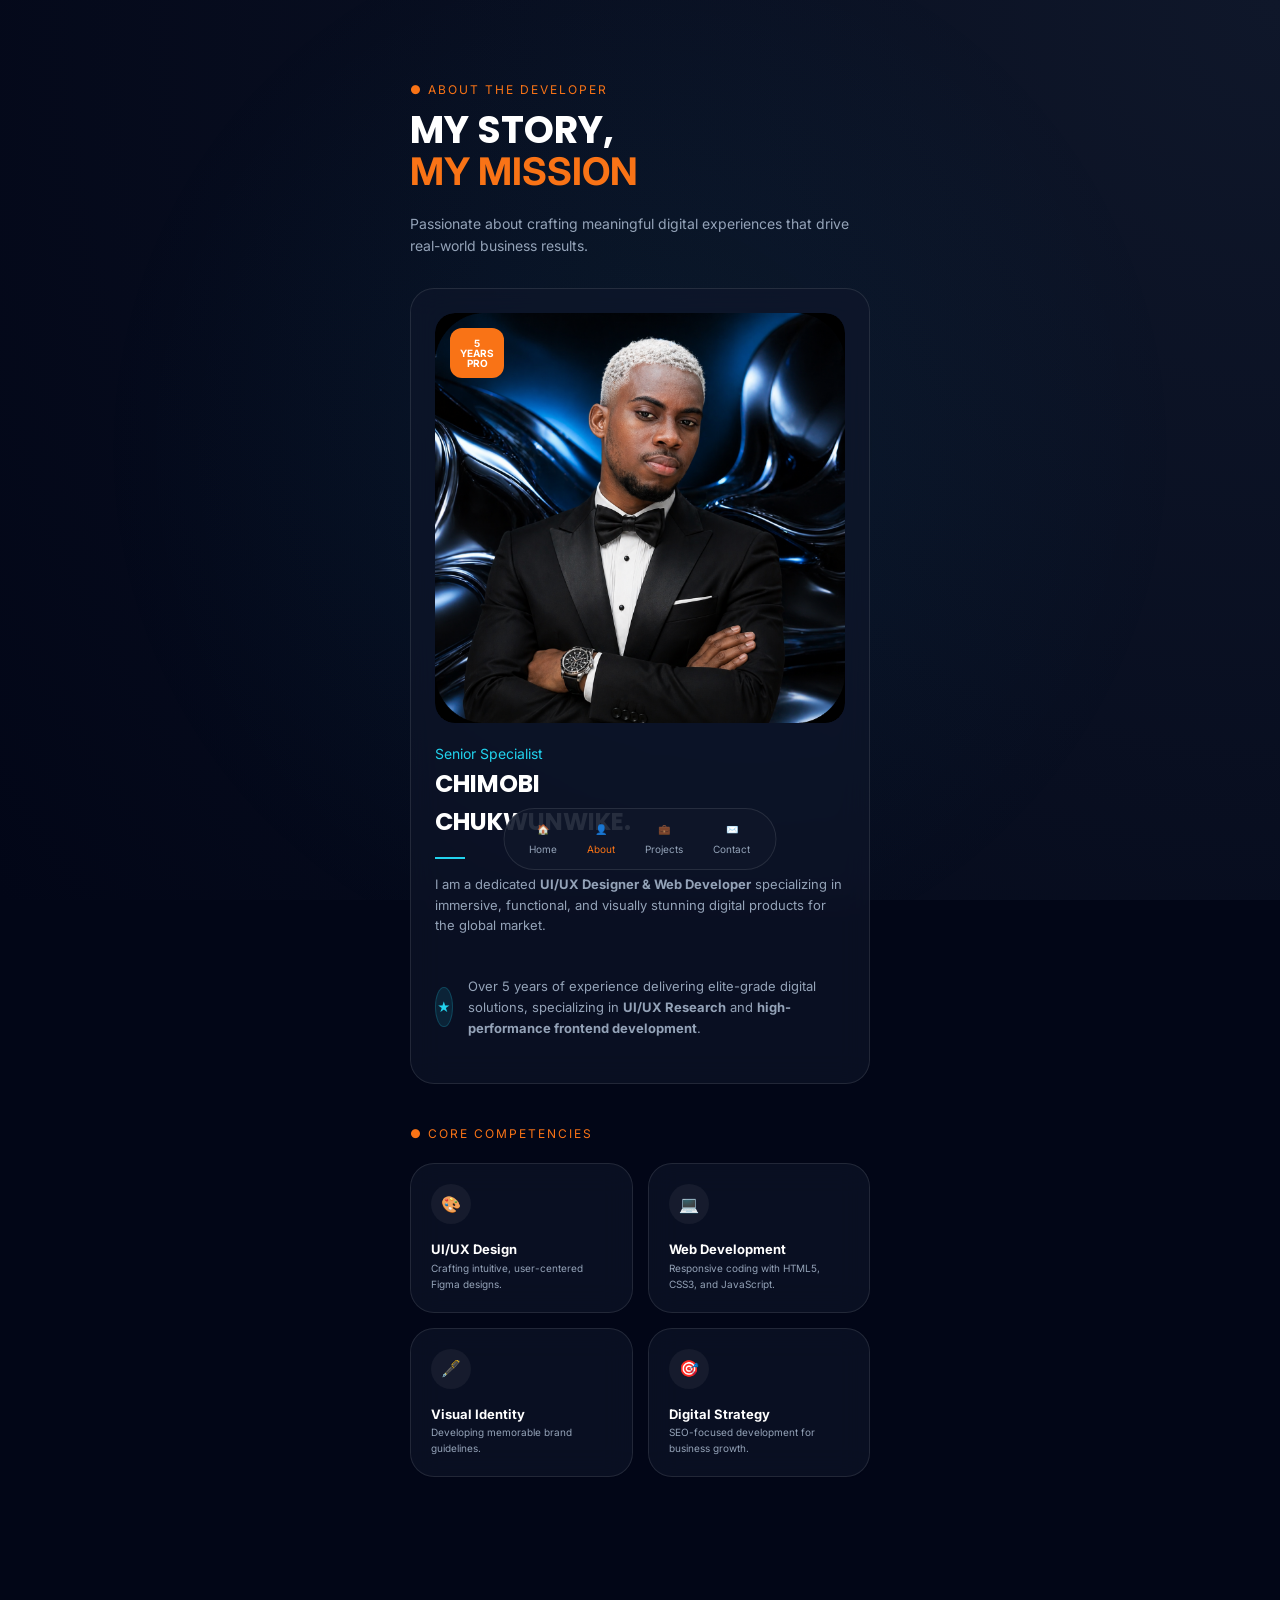
<file: about.html>
<!DOCTYPE html>
<html lang="en">
<head>
    <meta charset="UTF-8">
    <meta name="viewport" content="width=device-width, initial-scale=1.0">
    <title>About | Chimobi Chukwunwike - Experienced Digital Specialist</title>
    <meta name="description" content="Learn about Chimobi Chukwunwike's journey as a UI/UX designer and web developer. 5 years of professional experience in crafting elite digital products.">
    <link rel="stylesheet" href="style.css">
    <link href="https://fonts.googleapis.com/css2?family=Poppins:wght@700&family=Inter:wght@400;600&display=swap" rel="stylesheet">
</head>
<body>
    <div class="bg-glow" aria-hidden="true"></div>

    <main class="content-wrapper">
        <section aria-labelledby="about-title">
            <div class="section-label">● ABOUT THE DEVELOPER</div>
            <h2 id="about-title" class="section-title">MY STORY,<br><span class="accent">MY MISSION</span></h2>
            <p style="color: var(--text-gray); font-size: 14px; margin-bottom: 30px;">Passionate about crafting meaningful digital experiences that drive real-world business results.</p>

            <article class="glass bio-card">
                <div class="profile-container">
                    <div class="badge-float" aria-label="5 years of experience">5<br>YEARS<br>PRO</div>
                    <img src="me.png" alt="Chimobi Chukwunwike - Professional UI/UX Designer and Developer" class="profile-img">
                </div>
                <div class="bio-text">
                    <p style="color: var(--secondary-blue); font-size: 14px;">Senior Specialist</p>
                    <h3 style="font-size: 24px;">Chimobi <br>Chukwunwike.</h3>
                    <hr style="width: 30px; border: 1px solid var(--secondary-blue); margin: 15px 0;">
                    <p style="color: var(--text-gray); font-size: 13px;">I am a dedicated <strong>UI/UX Designer & Web Developer</strong> specializing in immersive, functional, and visually stunning digital products for the global market.</p>
                </div>
                
                <div class="experience-bar">
                    <div class="star-icon" aria-hidden="true">★</div>
                    <p>Over 5 years of experience delivering elite-grade digital solutions, specializing in <strong>UI/UX Research</strong> and <strong>high-performance frontend development</strong>.</p>
                </div>
            </article>
        </section>

        <section aria-labelledby="skills-title" style="margin-top: 40px;">
            <div id="skills-title" class="section-label">● CORE COMPETENCIES</div>
            <div class="skills-grid">
                <article class="glass skill-card">
                    <div class="icon-circle" aria-hidden="true">🎨</div>
                    <h4 style="font-size: 13px;">UI/UX Design</h4>
                    <p style="font-size: 10px; color: var(--text-gray);">Crafting intuitive, user-centered Figma designs.</p>
                </article>
                <article class="glass skill-card">
                    <div class="icon-circle" aria-hidden="true">💻</div>
                    <h4 style="font-size: 13px;">Web Development</h4>
                    <p style="font-size: 10px; color: var(--text-gray);">Responsive coding with HTML5, CSS3, and JavaScript.</p>
                </article>
                <article class="glass skill-card">
                    <div class="icon-circle" aria-hidden="true">🖋️</div>
                    <h4 style="font-size: 13px;">Visual Identity</h4>
                    <p style="font-size: 10px; color: var(--text-gray);">Developing memorable brand guidelines.</p>
                </article>
                <article class="glass skill-card">
                    <div class="icon-circle" aria-hidden="true">🎯</div>
                    <h4 style="font-size: 13px;">Digital Strategy</h4>
                    <p style="font-size: 10px; color: var(--text-gray);">SEO-focused development for business growth.</p>
                </article>
            </div>
        </section>
    </main>

    <nav class="capsule-nav">
        <a href="index.html" class="nav-item">🏠<span>Home</span></a>
        <a href="about.html" class="nav-item active">👤<span>About</span></a>
        <a href="projects.html" class="nav-item">💼<span>Projects</span></a>
        <a href="contact.html" class="nav-item">✉️<span>Contact</span></a>
    </nav>
    <script src="main.js"></script>
</body>
</html>
</file>
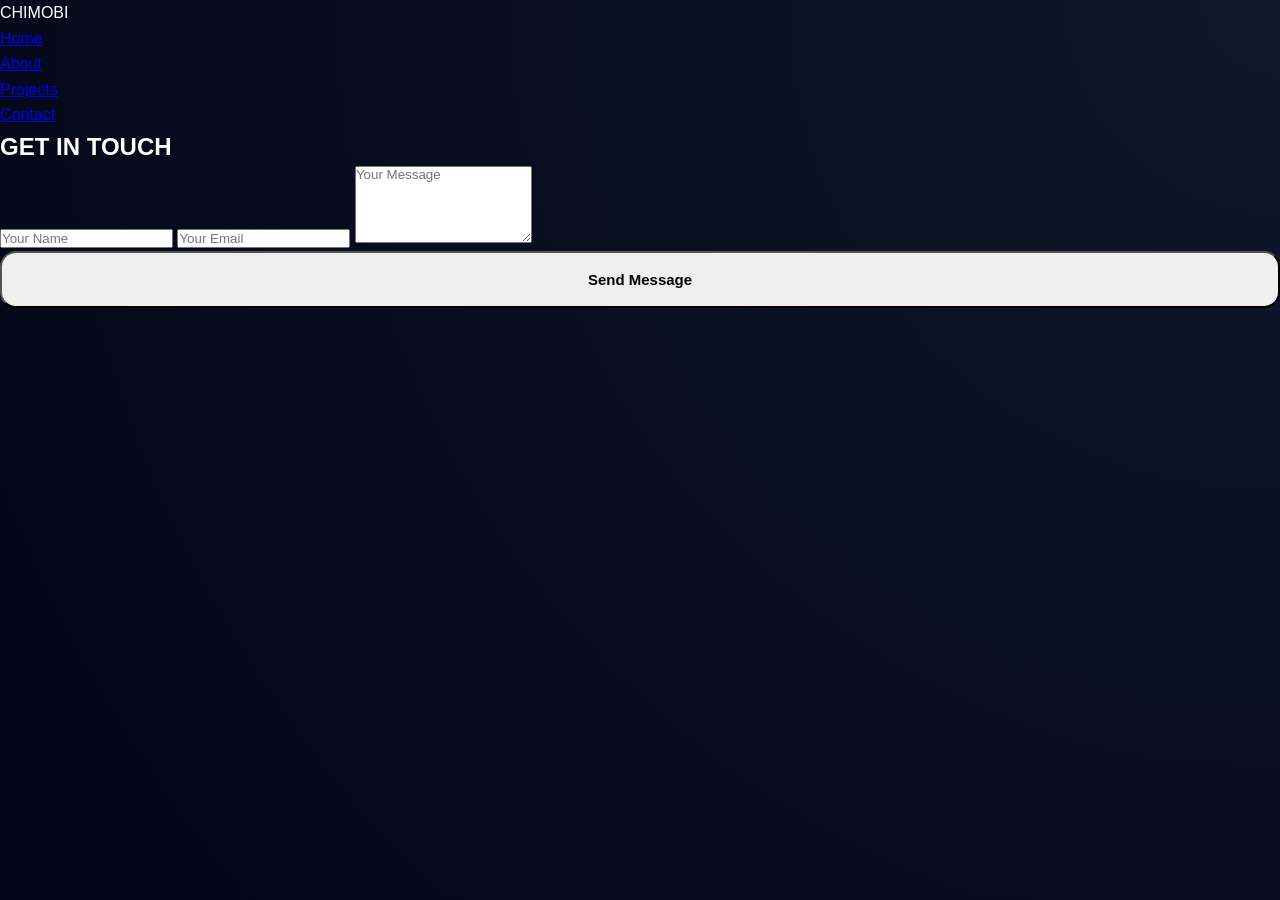
<file: Contact.html>
<!DOCTYPE html>
<html lang="en">
<head>
    <meta charset="UTF-8">
    <meta name="viewport" content="width=device-width, initial-scale=1.0">
    <meta name="description" content="Contact Chimobi for web development inquiries or collaborations.">
    <title>Contact | Chimobi</title>
    <link rel="stylesheet" href="style.css">
</head>
<body>
    <nav class="navbar">
        <div class="logo">CHIMOBI</div>
        <ul class="nav-links">
            <li><a href="index.html">Home</a></li>
            <li><a href="about.html">About</a></li>
            <li><a href="projects.html">Projects</a></li>
            <li><a href="contact.html" class="active">Contact</a></li>
        </ul>
    </nav>

    <section class="container">
        <h2>Get In Touch</h2>
        <form id="contact-form">
            <input type="text" placeholder="Your Name" required>
            <input type="email" placeholder="Your Email" required>
            <textarea placeholder="Your Message" rows="5" required></textarea>
            <button type="submit" class="btn">Send Message</button>
        </form>
    </section>

    <script src="script.js"></script>
</body>
</html>
</file>
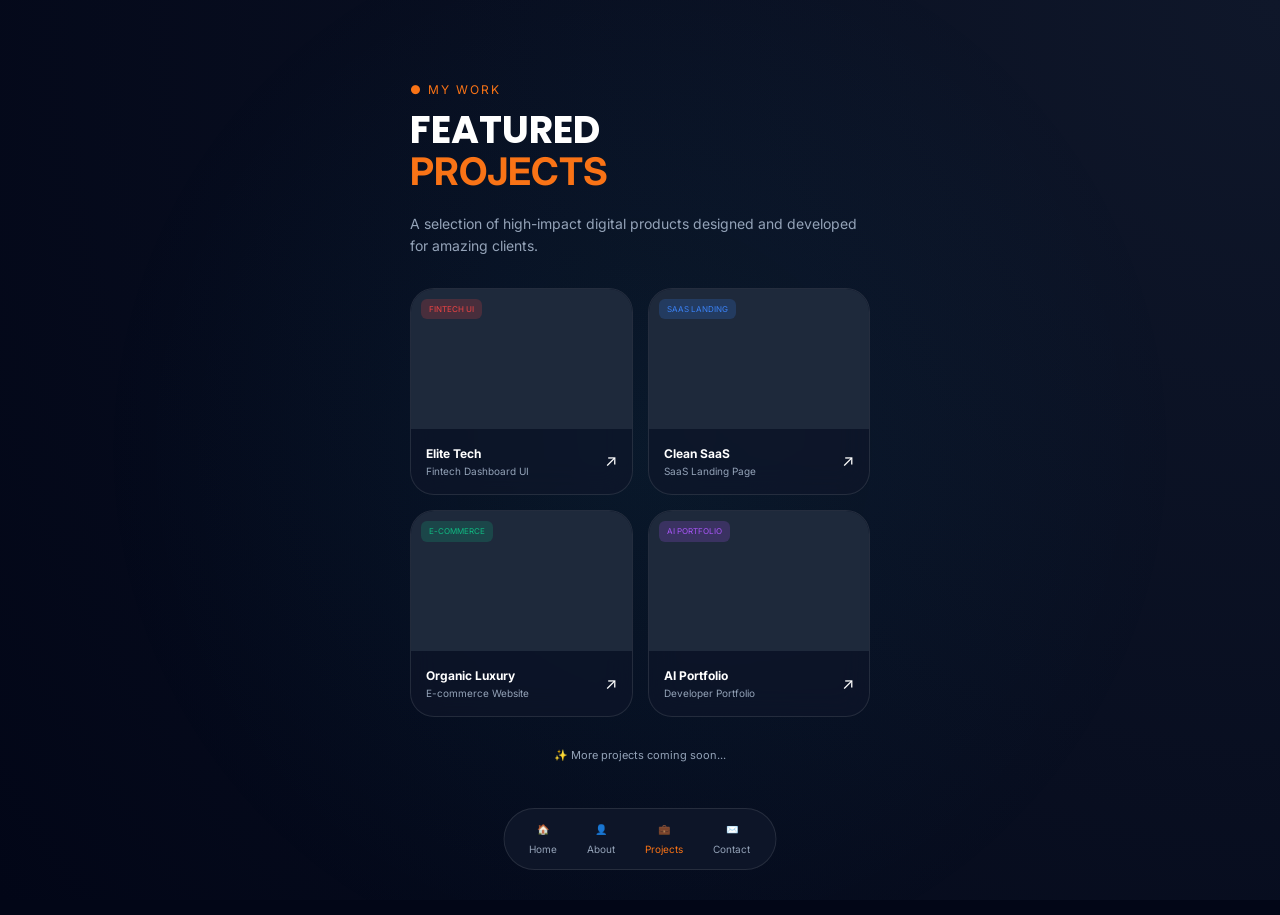
<file: projects.html>
<!DOCTYPE html>
<html lang="en">
<head>
    <meta charset="UTF-8">
    <meta name="viewport" content="width=device-width, initial-scale=1.0">
    <title>Projects | Chukwunwike Chimobi</title>
    <link rel="stylesheet" href="style.css">
    <link href="https://fonts.googleapis.com/css2?family=Poppins:wght@700&family=Inter:wght@400;600&display=swap" rel="stylesheet">
</head>
<body>
    <div class="bg-glow"></div>

    <main class="content-wrapper">
        <div class="section-label">● MY WORK</div>
        <h2 class="section-title">FEATURED<br><span class="accent">PROJECTS</span></h2>
        <p style="color: var(--text-gray); font-size: 14px; margin-bottom: 30px;">A selection of high-impact digital products designed and developed for amazing clients.</p>

        <div class="projects-grid">
            <div class="glass project-card">
                <div class="project-thumb">
                    <span class="project-label" style="background: rgba(239, 68, 68, 0.2); color: #ef4444;">FINTECH UI</span>
                </div>
                <div class="project-info">
                    <div>
                        <h4>Elite Tech</h4>
                        <p>Fintech Dashboard UI</p>
                    </div>
                    <span>↗</span>
                </div>
            </div>
            <div class="glass project-card">
                <div class="project-thumb">
                    <span class="project-label" style="background: rgba(59, 130, 246, 0.2); color: #3b82f6;">SAAS LANDING</span>
                </div>
                <div class="project-info">
                    <div>
                        <h4>Clean SaaS</h4>
                        <p>SaaS Landing Page</p>
                    </div>
                    <span>↗</span>
                </div>
            </div>
            <div class="glass project-card">
                <div class="project-thumb">
                    <span class="project-label" style="background: rgba(16, 185, 129, 0.2); color: #10b981;">E-COMMERCE</span>
                </div>
                <div class="project-info">
                    <div>
                        <h4>Organic Luxury</h4>
                        <p>E-commerce Website</p>
                    </div>
                    <span>↗</span>
                </div>
            </div>
            <div class="glass project-card">
                <div class="project-thumb">
                    <span class="project-label" style="background: rgba(168, 85, 247, 0.2); color: #a855f7;">AI PORTFOLIO</span>
                </div>
                <div class="project-info">
                    <div>
                        <h4>AI Portfolio</h4>
                        <p>Developer Portfolio</p>
                    </div>
                    <span>↗</span>
                </div>
            </div>
        </div>
        <p style="text-align: center; color: var(--text-gray); font-size: 11px; margin-top: 30px;">✨ More projects coming soon...</p>
    </main>

    <nav class="capsule-nav">
        <a href="index.html" class="nav-item">🏠<span>Home</span></a>
        <a href="about.html" class="nav-item">👤<span>About</span></a>
        <a href="projects.html" class="nav-item active">💼<span>Projects</span></a>
        <a href="contact.html" class="nav-item">✉️<span>Contact</span></a>
    </nav>
    <script src="main.js"></script>
</body>
</html>
</file>
<file: style.css>
:root {
    --bg-main: #020617;
    --bg-gradient: radial-gradient(circle at top right, #0f172a 0%, #020617 100%);
    --accent-orange: #f97316;
    --accent-glow: #fb923c;
    --secondary-blue: #22d3ee;
    --text-white: #ffffff;
    --text-gray: #94a3b8;
    --glass-bg: rgba(15, 23, 42, 0.6);
    --glass-border: rgba(255, 255, 255, 0.1);
    --transition: 0.4s cubic-bezier(0.23, 1, 0.32, 1);
}

* {
    margin: 0;
    padding: 0;
    box-sizing: border-box;
    font-family: 'Inter', sans-serif;
}

body {
    background: var(--bg-main);
    background-image: var(--bg-gradient);
    background-attachment: fixed;
    color: var(--text-white);
    overflow-x: hidden;
    line-height: 1.6;
}

.bg-glow {
    position: fixed;
    top: 50%;
    left: 50%;
    transform: translate(-50%, -50%);
    width: 100vw;
    height: 100vh;
    background: radial-gradient(circle, rgba(34, 211, 238, 0.05) 0%, transparent 70%);
    z-index: -1;
    pointer-events: none;
}

/* Typography */
h1, h2, h3, .hero-title {
    font-family: 'Poppins', sans-serif;
    font-weight: 700;
    text-transform: uppercase;
}

.section-label {
    color: var(--accent-orange);
    font-size: 12px;
    letter-spacing: 2px;
    margin-bottom: 10px;
    display: flex;
    align-items: center;
    gap: 8px;
}

.section-title {
    font-size: 38px;
    line-height: 1.1;
    margin-bottom: 20px;
}

.accent { color: var(--accent-orange); }

/* Components */
.glass {
    background: var(--glass-bg);
    backdrop-filter: blur(15px);
    border: 1px solid var(--glass-border);
    border-radius: 24px;
    padding: 24px;
}

.content-wrapper {
    max-width: 500px;
    margin: 0 auto;
    padding: 80px 20px 150px;
}

/* Nav Bar */
.top-nav {
    position: fixed;
    top: 0;
    width: 100%;
    padding: 20px;
    display: flex;
    justify-content: space-between;
    align-items: center;
    z-index: 1000;
}

.status-badge {
    background: rgba(15, 23, 42, 0.8);
    border: 1px solid var(--glass-border);
    padding: 8px 16px;
    border-radius: 20px;
    font-size: 11px;
    display: flex;
    align-items: center;
    gap: 8px;
}

.dot {
    width: 6px;
    height: 6px;
    background: #10b981;
    border-radius: 50%;
    box-shadow: 0 0 10px #10b981;
}

.menu-btn {
    width: 40px;
    height: 40px;
    border-radius: 50%;
    background: rgba(15, 23, 42, 0.8);
    border: 1px solid var(--glass-border);
    display: flex;
    flex-direction: column;
    justify-content: center;
    align-items: center;
    gap: 4px;
}

.menu-btn span {
    width: 18px;
    height: 2px;
    background: white;
    border-radius: 2px;
}

/* Hero Section */
.section-label-pill {
    border: 1px solid var(--glass-border);
    padding: 6px 16px;
    border-radius: 20px;
    font-size: 10px;
    color: var(--text-gray);
    width: fit-content;
    margin: 0 auto 30px;
}

.hero-title {
    font-size: 52px;
    text-align: center;
    margin-bottom: 20px;
}

.accent-gradient {
    background: linear-gradient(180deg, #fff 30%, var(--accent-orange) 100%);
    -webkit-background-clip: text;
    -webkit-text-fill-color: transparent;
}

.hero-subtext {
    text-align: center;
    color: var(--text-gray);
    font-size: 14px;
    max-width: 300px;
    margin: 15px auto;
}

/* Buttons */
.btn {
    width: 100%;
    padding: 18px;
    border-radius: 16px;
    display: flex;
    justify-content: center;
    align-items: center;
    gap: 12px;
    text-decoration: none;
    font-weight: 600;
    font-size: 15px;
    transition: var(--transition);
}

.primary-gradient {
    background: linear-gradient(to right, #f97316, #ea580c);
    color: white;
    box-shadow: 0 10px 25px rgba(249, 115, 22, 0.3);
}

.glass-btn {
    background: transparent;
    border: 1px solid var(--glass-border);
    color: white;
    margin-top: 15px;
}

/* Capsule Nav */
.capsule-nav {
    position: fixed;
    bottom: 30px;
    left: 50%;
    transform: translateX(-50%);
    background: rgba(15, 23, 42, 0.9);
    border: 1px solid var(--glass-border);
    padding: 12px 25px;
    border-radius: 40px;
    display: flex;
    gap: 30px;
    z-index: 1000;
}

.nav-item {
    text-decoration: none;
    color: var(--text-gray);
    font-size: 10px;
    display: flex;
    flex-direction: column;
    align-items: center;
    gap: 4px;
}

.nav-item.active { color: var(--accent-orange); }

/* About Page Specifics */
.bio-card {
    display: grid;
    grid-template-columns: 1fr;
    gap: 20px;
    margin-top: 30px;
}

.profile-container {
    position: relative;
    width: 100%;
    border-radius: 20px;
    overflow: hidden;
}

.profile-img {
    width: 100%;
    display: block;
    border-radius: 20px;
}

.badge-float {
    position: absolute;
    top: 15px;
    left: 15px;
    background: var(--accent-orange);
    color: white;
    padding: 10px;
    border-radius: 12px;
    font-size: 10px;
    text-align: center;
    font-weight: bold;
    line-height: 1;
}

.experience-bar {
    margin: 20px 0;
    display: flex;
    align-items: center;
    gap: 15px;
    font-size: 13px;
    color: var(--text-gray);
}

.star-icon {
    width: 40px;
    height: 40px;
    background: rgba(34, 211, 238, 0.1);
    border: 1px solid rgba(34, 211, 238, 0.2);
    border-radius: 50%;
    display: flex;
    justify-content: center;
    align-items: center;
    color: var(--secondary-blue);
}

.skills-grid {
    display: grid;
    grid-template-columns: 1fr 1fr;
    gap: 15px;
    margin-top: 20px;
}

.skill-card {
    padding: 20px;
    text-align: left;
}

.icon-circle {
    width: 40px;
    height: 40px;
    border-radius: 50%;
    background: rgba(255,255,255,0.05);
    display: flex;
    align-items: center;
    justify-content: center;
    margin-bottom: 15px;
}

/* Projects Page */
.projects-grid {
    display: grid;
    grid-template-columns: 1fr 1fr;
    gap: 15px;
}

.project-card {
    padding: 0;
    overflow: hidden;
}

.project-thumb {
    width: 100%;
    height: 140px;
    background: #1e293b;
    position: relative;
}

.project-label {
    position: absolute;
    top: 10px;
    left: 10px;
    background: rgba(0,0,0,0.5);
    padding: 4px 8px;
    border-radius: 6px;
    font-size: 8px;
    color: white;
}

.project-info {
    padding: 15px;
    display: flex;
    justify-content: space-between;
    align-items: center;
}

.project-info h4 { font-size: 12px; }
.project-info p { font-size: 10px; color: var(--text-gray); }

/* Contact Page Form */
.form-group {
    margin-bottom: 15px;
}

.form-group label {
    display: block;
    color: var(--secondary-blue);
    font-size: 11px;
    margin-bottom: 5px;
}

.input-field {
    width: 100%;
    background: rgba(255,255,255,0.02);
    border: 1px solid var(--glass-border);
    padding: 14px;
    border-radius: 12px;
    color: white;
}

.social-links {
    display: flex;
    justify-content: center;
    gap: 20px;
    margin-top: 30px;
    color: var(--text-gray);
}
</file>
